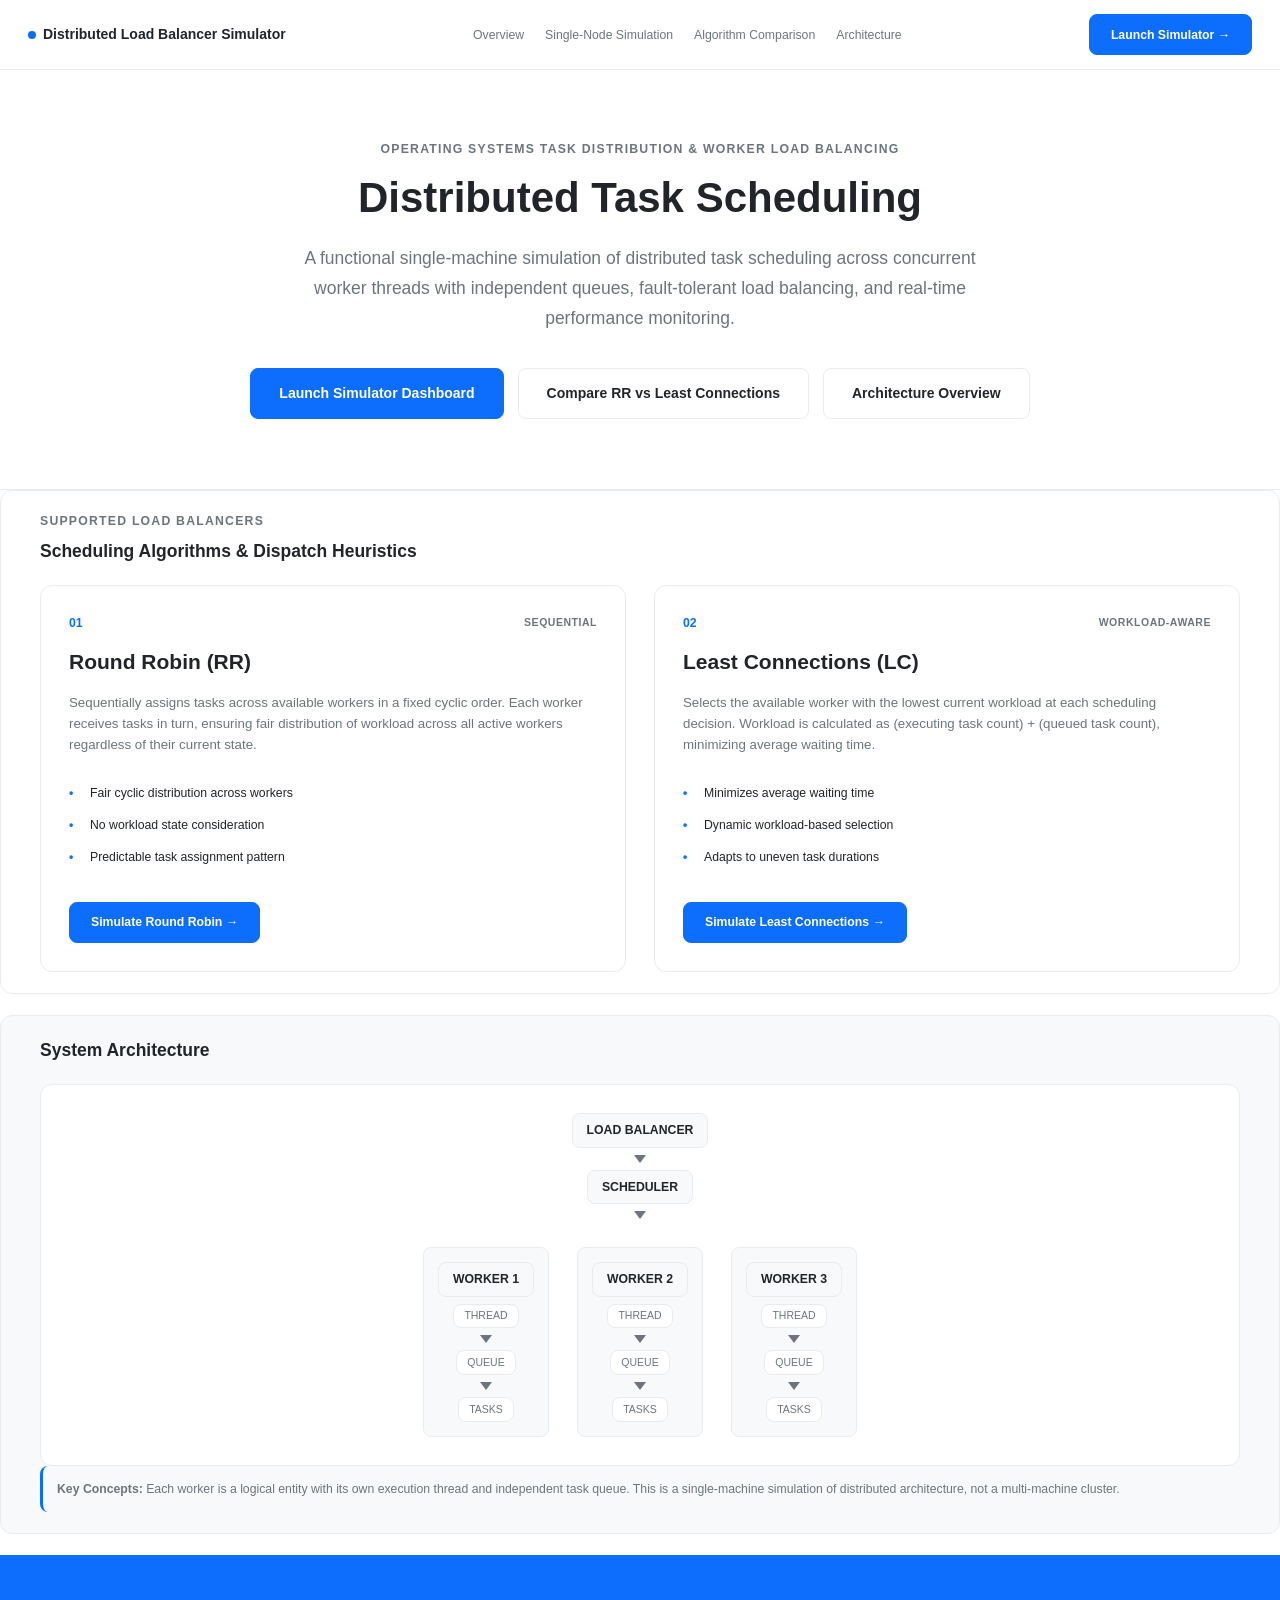
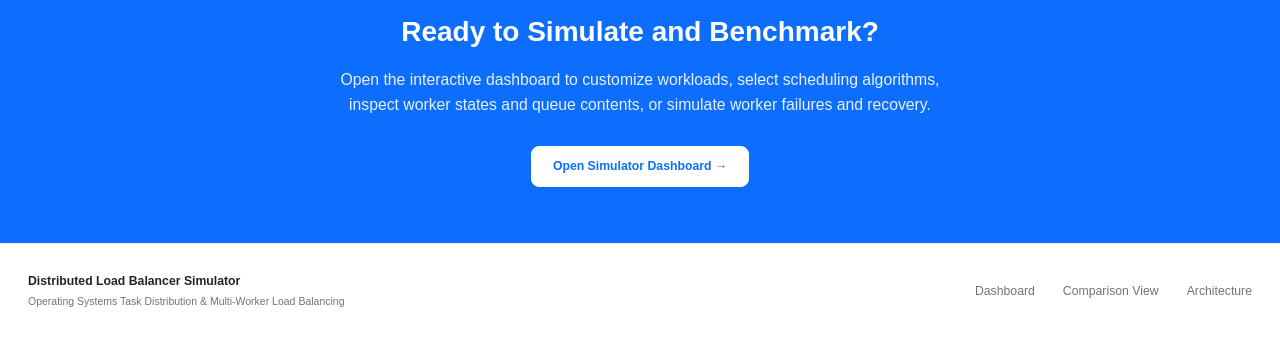
<file: templates/landing.html>
<!DOCTYPE html>
<html lang="en">
<head>
    <meta charset="UTF-8" />
    <meta name="viewport" content="width=device-width, initial-scale=1.0" />
    <title>Distributed Load Balancer Simulator</title>
    <link rel="stylesheet" href="/static/main.css" />
</head>
<body>

<!-- HEADER -->
<header class="header">
    <div class="header-inner">
        <div class="logo">
            <span class="logo-dot"></span>
            <span class="logo-text">Distributed Load Balancer Simulator</span>
        </div>
        <nav class="nav">
            <a href="#overview" class="nav-link">Overview</a>
            <a href="/simulator" class="nav-link">Single-Node Simulation</a>
            <a href="#algorithms" class="nav-link">Algorithm Comparison</a>
            <a href="#architecture" class="nav-link">Architecture</a>
        </nav>
        <a href="/simulator" class="btn btn-primary">Launch Simulator →</a>
    </div>
</header>

<!-- HERO SECTION -->
<section id="overview" class="hero">
    <div class="hero-inner">
        <h2 class="hero-subtitle">OPERATING SYSTEMS TASK DISTRIBUTION & WORKER LOAD BALANCING</h2>
        <h1 class="hero-title">Distributed Task Scheduling</h1>
        <p class="hero-description">
            A functional single-machine simulation of distributed task scheduling across concurrent worker threads
            with independent queues, fault-tolerant load balancing, and real-time performance monitoring.
        </p>
        <div class="hero-cta">
            <a href="/simulator" class="btn btn-primary btn-large">Launch Simulator Dashboard</a>
            <a href="#algorithms" class="btn btn-secondary btn-large">Compare RR vs Least Connections</a>
            <a href="#architecture" class="btn btn-secondary btn-large">Architecture Overview</a>
        </div>
    </div>
</section>

<!-- ALGORITHMS SECTION -->
<section id="algorithms" class="section">
    <div class="section-inner">
        <h2 class="section-subtitle">SUPPORTED LOAD BALANCERS</h2>
        <h3 class="section-title">Scheduling Algorithms & Dispatch Heuristics</h3>
        <div class="algorithm-cards">
            <div class="algorithm-card">
                <div class="algorithm-card-header">
                    <span class="algorithm-number">01</span>
                    <span class="algorithm-type">SEQUENTIAL</span>
                </div>
                <h3 class="algorithm-title">Round Robin (RR)</h3>
                <p class="algorithm-description">
                    Sequentially assigns tasks across available workers in a fixed cyclic order. Each worker receives tasks in turn,
                    ensuring fair distribution of workload across all active workers regardless of their current state.
                </p>
                <ul class="algorithm-features">
                    <li>Fair cyclic distribution across workers</li>
                    <li>No workload state consideration</li>
                    <li>Predictable task assignment pattern</li>
                </ul>
                <a href="/simulator?algorithm=round_robin" class="btn btn-primary">Simulate Round Robin →</a>
            </div>
            <div class="algorithm-card">
                <div class="algorithm-card-header">
                    <span class="algorithm-number">02</span>
                    <span class="algorithm-type">WORKLOAD-AWARE</span>
                </div>
                <h3 class="algorithm-title">Least Connections (LC)</h3>
                <p class="algorithm-description">
                    Selects the available worker with the lowest current workload at each scheduling decision.
                    Workload is calculated as (executing task count) + (queued task count), minimizing average waiting time.
                </p>
                <ul class="algorithm-features">
                    <li>Minimizes average waiting time</li>
                    <li>Dynamic workload-based selection</li>
                    <li>Adapts to uneven task durations</li>
                </ul>
                <a href="/simulator?algorithm=least_connections" class="btn btn-primary">Simulate Least Connections →</a>
            </div>
        </div>
    </div>
</section>

<!-- ARCHITECTURE SECTION -->
<section id="architecture" class="section section-gray">
    <div class="section-inner">
        <h2 class="section-title">System Architecture</h2>
        <div class="architecture-diagram">
            <div class="arch-box arch-center">
                <div class="arch-label">LOAD BALANCER</div>
                <div class="arch-arrow-down"></div>
                <div class="arch-label">SCHEDULER</div>
                <div class="arch-arrow-down"></div>
            </div>
            <div class="arch-workers">
                <div class="arch-worker">
                    <div class="arch-label">WORKER 1</div>
                    <div class="arch-label-small">THREAD</div>
                    <div class="arch-arrow-down"></div>
                    <div class="arch-label-small">QUEUE</div>
                    <div class="arch-arrow-down"></div>
                    <div class="arch-label-small">TASKS</div>
                </div>
                <div class="arch-worker">
                    <div class="arch-label">WORKER 2</div>
                    <div class="arch-label-small">THREAD</div>
                    <div class="arch-arrow-down"></div>
                    <div class="arch-label-small">QUEUE</div>
                    <div class="arch-arrow-down"></div>
                    <div class="arch-label-small">TASKS</div>
                </div>
                <div class="arch-worker">
                    <div class="arch-label">WORKER 3</div>
                    <div class="arch-label-small">THREAD</div>
                    <div class="arch-arrow-down"></div>
                    <div class="arch-label-small">QUEUE</div>
                    <div class="arch-arrow-down"></div>
                    <div class="arch-label-small">TASKS</div>
                </div>
            </div>
        </div>
        <div class="architecture-note">
            <p>
                <strong>Key Concepts:</strong> Each worker is a logical entity with its own execution thread
                and independent task queue. This is a single-machine simulation of distributed architecture,
                not a multi-machine cluster.
            </p>
        </div>
    </div>
</section>

<!-- CTA BANNER -->
<section class="cta-banner">
    <div class="cta-inner">
        <h2 class="cta-title">Ready to Simulate and Benchmark?</h2>
        <p class="cta-description">
            Open the interactive dashboard to customize workloads, select scheduling algorithms,
            inspect worker states and queue contents, or simulate worker failures and recovery.
        </p>
        <a href="/simulator" class="btn btn-white">Open Simulator Dashboard →</a>
    </div>
</section>

<!-- FOOTER -->
<footer class="footer">
    <div class="footer-inner">
        <div class="footer-brand">
            <span class="footer-title">Distributed Load Balancer Simulator</span>
            <span class="footer-subtitle">Operating Systems Task Distribution & Multi-Worker Load Balancing</span>
        </div>
        <nav class="footer-nav">
            <a href="/simulator" class="footer-link">Dashboard</a>
            <a href="#algorithms" class="footer-link">Comparison View</a>
            <a href="#architecture" class="footer-link">Architecture</a>
        </nav>
    </div>
</footer>

</body>
</html>
</file>
<file: static/main.css>
/* ==========================================================================
   main.css - Professional engineering theme for Load Balancer Simulator
   Clean, modern design inspired by technical dashboard interfaces
   ========================================================================== */

:root {
    --color-bg: #ffffff;
    --color-surface: #ffffff;
    --color-surface-alt: #f8f9fa;
    --color-border: #e9ecef;
    --color-text: #212529;
    --color-text-muted: #6c757d;
    --color-primary: #0d6efd;
    --color-primary-hover: #0b5ed7;
    --color-primary-light: #e7f1ff;
    --color-success: #198754;
    --color-success-bg: #d1e7dd;
    --color-danger: #dc3545;
    --color-danger-bg: #f8d7da;
    --color-warning: #ffc107;

    --header-height: 58px; /* sticky header compensation */
    --color-warning-bg: #fff3cd;
    --color-info: #0dcaf0;
    --color-info-bg: #cff4fc;

    --radius: 8px;
    --radius-lg: 12px;
    --shadow: 0 1px 3px rgba(0,0,0,0.1);

    font-size: 14px;
    line-height: 1.6;
}

*, *::before, *::after {
    box-sizing: border-box;
    margin: 0;
    padding: 0;
}

body {
    background: var(--color-bg);
    color: var(--color-text);
    font-family: -apple-system, BlinkMacSystemFont, "Segoe UI", Roboto, "Helvetica Neue", Arial, sans-serif;
    line-height: 1.5;
    min-height: 100vh;
}

a {
    color: var(--color-primary);
    text-decoration: none;
}
a:hover {
    text-decoration: underline;
}

/* --------------------------------------------------------------------------
   Header
   -------------------------------------------------------------------------- */
.header {
    background: var(--color-surface);
    border-bottom: 1px solid var(--color-border);
    padding: 1rem 2rem;
    position: sticky;
    top: 0;
    z-index: 100;
}

.header-inner {
    max-width: 1400px;
    margin: 0 auto;
    display: flex;
    align-items: center;
    justify-content: space-between;
    gap: 2rem;
}

.logo {
    display: flex;
    align-items: center;
    gap: 0.5rem;
}

.logo-dot {
    width: 8px;
    height: 8px;
    background: var(--color-primary);
    border-radius: 50%;
}

.logo-text {
    font-size: 1rem;
    font-weight: 600;
    color: var(--color-text);
}

.nav {
    display: flex;
    gap: 1.5rem;
}

.nav-link {
    color: var(--color-text-muted);
    font-size: 0.875rem;
    text-decoration: none;
}
.nav-link:hover {
    color: var(--color-primary);
    text-decoration: none;
}
.nav-link.nav-active {
    color: var(--color-primary);
    font-weight: 600;
}

/* --------------------------------------------------------------------------
   Buttons
   -------------------------------------------------------------------------- */
.btn {
    display: inline-flex;
    align-items: center;
    gap: 0.5rem;
    padding: 0.75rem 1.5rem;
    border: 1px solid transparent;
    border-radius: var(--radius);
    font-size: 0.875rem;
    font-weight: 600;
    text-align: center;
    text-decoration: none;
    cursor: pointer;
    transition: all 0.2s ease;
}
.btn:hover {
    text-decoration: none;
}

.btn-primary {
    background: var(--color-primary);
    color: #fff;
    border-color: var(--color-primary);
}
.btn-primary:hover {
    background: var(--color-primary-hover);
    border-color: var(--color-primary-hover);
}

.btn-secondary {
    background: var(--color-surface);
    color: var(--color-text);
    border: 1px solid var(--color-border);
}
.btn-secondary:hover {
    background: var(--color-surface-alt);
    border-color: var(--color-primary);
    color: var(--color-primary);
}

.btn-white {
    background: #fff;
    color: var(--color-primary);
    border: 1px solid #fff;
}
.btn-white:hover {
    background: var(--color-surface-alt);
    border-color: #fff;
}

.btn-large {
    padding: 1rem 2rem;
    font-size: 1rem;
}

.btn-icon {
    font-size: 1.1em;
}

/* --------------------------------------------------------------------------
   Hero Section
   -------------------------------------------------------------------------- */
.hero {
    background: var(--color-surface);
    border-bottom: 1px solid var(--color-border);
    padding: 5rem 2rem;
    text-align: center;
}

.hero-inner {
    max-width: 900px;
    margin: 0 auto;
}

.hero-subtitle {
    font-size: 0.875rem;
    font-weight: 600;
    text-transform: uppercase;
    letter-spacing: 0.1em;
    color: var(--color-text-muted);
    margin-bottom: 1rem;
}

.hero-title {
    font-size: 3rem;
    font-weight: 700;
    color: var(--color-text);
    margin-bottom: 1.5rem;
    line-height: 1.2;
}

.hero-description {
    font-size: 1.25rem;
    color: var(--color-text-muted);
    margin-bottom: 2.5rem;
    line-height: 1.7;
    max-width: 700px;
    margin-left: auto;
    margin-right: auto;
}

.hero-cta {
    display: flex;
    gap: 1rem;
    justify-content: center;
    flex-wrap: wrap;
}

/* --------------------------------------------------------------------------
   Sections
   -------------------------------------------------------------------------- */
.section {
    background: var(--color-surface);
    border: 1px solid var(--color-border);
    border-radius: var(--radius-lg);
    padding: 1.5rem;
    margin-bottom: 1.5rem;
    scroll-margin-top: 70px; /* clear sticky header on scrollIntoView */
}

.section-gray {
    background: var(--color-surface-alt);
}

.section-inner {
    max-width: 1200px;
    margin: 0 auto;
}

.section-centered {
    text-align: center;
}

.section-title {
    font-size: 1.25rem;
    font-weight: 600;
    color: var(--color-text);
    margin-bottom: 1.5rem;
}

.cta-description {
    font-size: 1rem;
    color: var(--color-text-muted);
    margin-bottom: 1.5rem;
    max-width: 600px;
    margin-left: auto;
    margin-right: auto;
}

/* --------------------------------------------------------------------------
   Architecture Diagram
   -------------------------------------------------------------------------- */
.architecture-diagram {
    display: flex;
    flex-direction: column;
    align-items: center;
    gap: 2rem;
    padding: 2rem;
    background: var(--color-surface);
    border: 1px solid var(--color-border);
    border-radius: var(--radius-lg);
}

.arch-box {
    display: flex;
    flex-direction: column;
    align-items: center;
    gap: 0.5rem;
}

.arch-label {
    background: var(--color-surface-alt);
    border: 1px solid var(--color-border);
    padding: 0.5rem 1rem;
    border-radius: var(--radius);
    font-weight: 600;
    font-size: 0.875rem;
}

.arch-label-small {
    background: var(--color-surface);
    border: 1px solid var(--color-border);
    padding: 0.25rem 0.75rem;
    border-radius: var(--radius);
    font-size: 0.75rem;
    color: var(--color-text-muted);
}

.arch-arrow-down {
    width: 0;
    height: 0;
    border-left: 6px solid transparent;
    border-right: 6px solid transparent;
    border-top: 8px solid var(--color-text-muted);
}

.arch-workers {
    display: flex;
    gap: 2rem;
}

.arch-worker {
    display: flex;
    flex-direction: column;
    align-items: center;
    gap: 0.5rem;
    padding: 1rem;
    background: var(--color-surface-alt);
    border: 1px solid var(--color-border);
    border-radius: var(--radius);
}

/* --------------------------------------------------------------------------
   Capabilities Grid
   -------------------------------------------------------------------------- */
.capabilities-grid {
    display: grid;
    grid-template-columns: repeat(auto-fit, minmax(300px, 1fr));
    gap: 1.5rem;
}

.capability-card {
    background: var(--color-surface);
    border: 1px solid var(--color-border);
    border-radius: var(--radius-lg);
    padding: 1.5rem;
}

.capability-title {
    font-size: 1.125rem;
    font-weight: 600;
    color: var(--color-text);
    margin-bottom: 0.5rem;
}

.capability-text {
    font-size: 0.875rem;
    color: var(--color-text-muted);
    line-height: 1.5;
}

/* --------------------------------------------------------------------------
   Algorithm Cards
   -------------------------------------------------------------------------- */
.section-subtitle {
    font-size: 0.875rem;
    font-weight: 600;
    text-transform: uppercase;
    letter-spacing: 0.1em;
    color: var(--color-text-muted);
    margin-bottom: 0.5rem;
}

.algorithm-cards {
    display: grid;
    grid-template-columns: repeat(auto-fit, minmax(400px, 1fr));
    gap: 2rem;
}

.algorithm-card {
    background: var(--color-surface);
    border: 1px solid var(--color-border);
    border-radius: var(--radius-lg);
    padding: 2rem;
}

.algorithm-card-header {
    display: flex;
    justify-content: space-between;
    align-items: center;
    margin-bottom: 1rem;
}

.algorithm-number {
    font-size: 0.875rem;
    font-weight: 700;
    color: var(--color-primary);
}

.algorithm-type {
    font-size: 0.75rem;
    font-weight: 600;
    text-transform: uppercase;
    letter-spacing: 0.05em;
    color: var(--color-text-muted);
}

.algorithm-title {
    font-size: 1.5rem;
    font-weight: 700;
    color: var(--color-text);
    margin-bottom: 1rem;
}

.algorithm-description {
    font-size: 0.95rem;
    color: var(--color-text-muted);
    margin-bottom: 1.5rem;
    line-height: 1.6;
}

.algorithm-features {
    list-style: none;
    margin-bottom: 2rem;
    padding: 0;
}

.algorithm-features li {
    font-size: 0.875rem;
    color: var(--color-text);
    padding: 0.5rem 0;
    padding-left: 1.5rem;
    position: relative;
}

.algorithm-features li:before {
    content: "•";
    position: absolute;
    left: 0;
    color: var(--color-primary);
    font-weight: 700;
}

/* --------------------------------------------------------------------------
   Architecture Flow
   -------------------------------------------------------------------------- */
.architecture-flow {
    display: flex;
    flex-direction: column;
    align-items: center;
    gap: 1rem;
    padding: 2rem;
    background: var(--color-surface);
    border: 1px solid var(--color-border);
    border-radius: var(--radius-lg);
    margin-bottom: 1.5rem;
}

.flow-step {
    display: flex;
    flex-direction: column;
    align-items: center;
    gap: 0.5rem;
}

.flow-label {
    background: var(--color-surface-alt);
    border: 1px solid var(--color-border);
    padding: 0.5rem 1rem;
    border-radius: var(--radius);
    font-weight: 600;
    font-size: 0.875rem;
}

.flow-arrow {
    width: 0;
    height: 0;
    border-left: 6px solid transparent;
    border-right: 6px solid transparent;
    border-top: 8px solid var(--color-text-muted);
}

.flow-workers {
    display: flex;
    gap: 1rem;
}

.flow-worker-box {
    display: flex;
    flex-direction: column;
    align-items: center;
    gap: 0.25rem;
    padding: 1rem;
    background: var(--color-surface-alt);
    border: 1px solid var(--color-border);
    border-radius: var(--radius);
}

.flow-worker-label {
    font-weight: 600;
    font-size: 0.875rem;
}

.flow-worker-sub {
    font-size: 0.75rem;
    color: var(--color-text-muted);
}

.architecture-note {
    background: var(--color-surface-alt);
    border-left: 3px solid var(--color-primary);
    padding: 1rem;
    border-radius: var(--radius);
}

.architecture-note p {
    font-size: 0.875rem;
    color: var(--color-text-muted);
    line-height: 1.5;
}

/* --------------------------------------------------------------------------
   CTA Banner
   -------------------------------------------------------------------------- */
.cta-banner {
    background: var(--color-primary);
    padding: 4rem 2rem;
}

.cta-inner {
    max-width: 900px;
    margin: 0 auto;
    text-align: center;
}

.cta-title {
    font-size: 2rem;
    font-weight: 700;
    color: #fff;
    margin-bottom: 1rem;
}

.cta-description {
    font-size: 1.125rem;
    color: rgba(255,255,255,0.9);
    margin-bottom: 2rem;
    line-height: 1.6;
}

/* --------------------------------------------------------------------------
   Footer
   -------------------------------------------------------------------------- */
.footer {
    background: var(--color-surface);
    border-top: 1px solid var(--color-border);
    padding: 2rem 2rem;
}

.footer-inner {
    max-width: 1400px;
    margin: 0 auto;
    display: flex;
    justify-content: space-between;
    align-items: center;
    gap: 2rem;
}

.footer-brand {
    display: flex;
    flex-direction: column;
    gap: 0.25rem;
}

.footer-title {
    font-weight: 600;
    font-size: 0.875rem;
    color: var(--color-text);
}

.footer-subtitle {
    font-size: 0.75rem;
    color: var(--color-text-muted);
}

.footer-nav {
    display: flex;
    gap: 2rem;
}

.footer-link {
    font-size: 0.875rem;
    color: var(--color-text-muted);
    text-decoration: none;
}
.footer-link:hover {
    color: var(--color-primary);
    text-decoration: none;
}

/* --------------------------------------------------------------------------
   Simulator Layout
   -------------------------------------------------------------------------- */
.simulator-layout {
    display: flex;
    min-height: calc(100vh - 77px);
}

.sidebar {
    width: 280px;
    background: var(--color-surface);
    border-right: 1px solid var(--color-border);
    padding: 1.5rem;
    flex-shrink: 0;
}

.sidebar-section {
    margin-bottom: 2rem;
}

.sidebar-title {
    font-size: 0.75rem;
    font-weight: 600;
    text-transform: uppercase;
    letter-spacing: 0.05em;
    color: var(--color-text-muted);
    margin-bottom: 0.75rem;
}

.sidebar-nav {
    display: flex;
    flex-direction: column;
    gap: 0.5rem;
}

.sidebar-link {
    font-size: 0.875rem;
    color: var(--color-text-muted);
    text-decoration: none;
    padding: 0.5rem;
    border-radius: var(--radius);
}
.sidebar-link:hover {
    background: var(--color-surface-alt);
    color: var(--color-text);
    text-decoration: none;
}
.sidebar-link.sidebar-active {
    background: var(--color-primary-light);
    color: var(--color-primary);
    font-weight: 600;
}

.sidebar-control {
    margin-bottom: 1rem;
}

.sidebar-label {
    display: block;
    font-size: 0.75rem;
    font-weight: 600;
    color: var(--color-text-muted);
    margin-bottom: 0.5rem;
}

.sidebar-select {
    width: 100%;
    padding: 0.5rem;
    border: 1px solid var(--color-border);
    border-radius: var(--radius);
    font-size: 0.875rem;
    background: var(--color-surface);
    color: var(--color-text);
}

.sidebar-status {
    padding: 0.5rem;
    border-radius: var(--radius);
    font-size: 0.875rem;
    font-weight: 600;
    text-align: center;
}

.status-ready {
    background: var(--color-success-bg);
    color: var(--color-success);
}

.status-running {
    background: var(--color-info-bg);
    color: var(--color-info);
}

.status-complete {
    background: var(--color-success-bg);
    color: var(--color-success);
}

.sidebar-actions {
    display: flex;
    flex-direction: column;
    gap: 0.5rem;
}

.btn-block {
    width: 100%;
    justify-content: center;
}

.btn-sm {
    padding: 0.5rem 1rem;
    font-size: 0.8rem;
}

.simulator-main {
    flex: 1;
    padding: 2rem;
    overflow-y: auto;
    background: var(--color-surface-alt);
}

/* --------------------------------------------------------------------------
   Algorithm Info
   -------------------------------------------------------------------------- */
.algorithm-info {
    background: var(--color-primary-light);
    border: 1px solid var(--color-primary);
    border-radius: var(--radius);
    padding: 1.5rem;
    margin-bottom: 1.5rem;
}

.algo-info-title {
    font-size: 1.25rem;
    font-weight: 700;
    color: var(--color-primary);
    margin-bottom: 0.5rem;
}

.algo-info-desc {
    font-size: 0.875rem;
    color: var(--color-text-muted);
    line-height: 1.5;
}

/* --------------------------------------------------------------------------
   Config Toolbar
   -------------------------------------------------------------------------- */
.config-toolbar {
    display: flex;
    justify-content: space-between;
    align-items: center;
    margin-bottom: 1rem;
}

.config-preset {
    font-size: 0.875rem;
    color: var(--color-text-muted);
}

/* --------------------------------------------------------------------------
   Performance Summary
   -------------------------------------------------------------------------- */
.performance-summary {
    display: grid;
    grid-template-columns: repeat(4, 1fr);
    gap: 1rem;
    margin-bottom: 2rem;
}

.perf-item {
    background: var(--color-surface);
    border: 1px solid var(--color-border);
    border-radius: var(--radius);
    padding: 1rem;
    text-align: center;
}

.perf-label {
    font-size: 0.75rem;
    font-weight: 600;
    text-transform: uppercase;
    color: var(--color-text-muted);
    margin-bottom: 0.5rem;
}

.perf-value {
    font-size: 1.5rem;
    font-weight: 700;
    color: var(--color-text);
    font-family: "Consolas", monospace;
}

.section-subtitle-small {
    font-size: 1rem;
    font-weight: 600;
    color: var(--color-text);
    margin-bottom: 1rem;
    margin-top: 2rem;
}

/* --------------------------------------------------------------------------
   Timeline / Gantt Chart
   -------------------------------------------------------------------------- */
.timeline-panel {
    background: var(--color-surface);
    border: 1px solid var(--color-border);
    border-radius: var(--radius);
    padding: 1.5rem;
    margin-bottom: 1.5rem;
}

.timeline-container {
    min-height: 200px;
    position: relative;
}

.timeline-legend {
    display: flex;
    gap: 1.5rem;
    margin-bottom: 1rem;
    flex-wrap: wrap;
}

.timeline-legend-item {
    display: flex;
    align-items: center;
    gap: 0.5rem;
    font-size: 0.875rem;
    color: var(--color-text-muted);
}

.timeline-legend-color {
    width: 12px;
    height: 12px;
    border-radius: 2px;
}

.timeline-chart {
    display: flex;
    flex-direction: column;
    gap: 0.5rem;
}

.timeline-worker-row {
    display: flex;
    align-items: center;
    gap: 1rem;
}

.timeline-worker-label {
    width: 100px;
    font-size: 0.875rem;
    font-weight: 600;
    color: var(--color-text);
    flex-shrink: 0;
}

.timeline-track {
    flex: 1;
    position: relative;
    height: 40px;
    background: var(--color-surface-alt);
    border: 1px solid var(--color-border);
    border-radius: var(--radius);
    overflow: hidden;
}

.timeline-bar {
    position: absolute;
    height: 100%;
    border-radius: var(--radius);
    display: flex;
    align-items: center;
    justify-content: center;
    font-size: 0.75rem;
    font-weight: 600;
    color: #fff;
    cursor: pointer;
}

.timeline-bar:hover {
    z-index: 10;
}

.timeline-bar-label {
    white-space: nowrap;
    overflow: hidden;
    text-overflow: ellipsis;
    padding: 0 0.5rem;
}

.timeline-time-axis {
    display: flex;
    justify-content: space-between;
    margin-top: 0.5rem;
    padding: 0 100px;
}

.timeline-time-label {
    font-size: 0.75rem;
    color: var(--color-text-muted);
    font-family: "Consolas", monospace;
}

/* --------------------------------------------------------------------------
   Simulator Panels
   -------------------------------------------------------------------------- */
.panel-title {
    font-size: 1rem;
    font-weight: 600;
    color: var(--color-text);
    margin-bottom: 1rem;
}

.task-entry-panel {
    background: var(--color-surface-alt);
    border: 1px solid var(--color-border);
    border-radius: var(--radius);
    padding: 1.5rem;
    margin-bottom: 1.5rem;
}

.task-entry-form {
    display: flex;
    gap: 1rem;
    align-items: flex-end;
}

.form-field {
    flex: 1;
}

.form-label {
    display: block;
    font-size: 0.75rem;
    font-weight: 600;
    color: var(--color-text-muted);
    margin-bottom: 0.5rem;
}

.form-input {
    width: 100%;
    padding: 0.5rem;
    border: 1px solid var(--color-border);
    border-radius: var(--radius);
    font-size: 0.875rem;
    background: var(--color-surface);
    color: var(--color-text);
}
.form-input:focus {
    outline: none;
    border-color: var(--color-primary);
}

.prepared-tasks-panel {
    background: var(--color-surface);
    border: 1px solid var(--color-border);
    border-radius: var(--radius);
    padding: 1.5rem;
    margin-bottom: 1.5rem;
}

.empty-text {
    color: var(--color-text-muted);
    font-style: italic;
    text-align: center;
    padding: 2rem;
}

/* --------------------------------------------------------------------------
   Workers Grid
   -------------------------------------------------------------------------- */
.workers-grid {
    display: grid;
    grid-template-columns: repeat(auto-fit, minmax(300px, 1fr));
    gap: 1.5rem;
    margin-bottom: 2rem;
}

.worker-panel {
    background: var(--color-surface-alt);
    border: 1px solid var(--color-border);
    border-radius: var(--radius-lg);
    padding: 1.5rem;
}

.worker-panel-header {
    display: flex;
    justify-content: space-between;
    align-items: center;
    margin-bottom: 1rem;
    padding-bottom: 0.75rem;
    border-bottom: 1px solid var(--color-border);
}

.worker-panel-title {
    font-size: 1.125rem;
    font-weight: 600;
    color: var(--color-text);
}

.worker-status-badge {
    padding: 0.25rem 0.75rem;
    border-radius: var(--radius);
    font-size: 0.75rem;
    font-weight: 600;
    text-transform: uppercase;
}

.status-idle {
    background: var(--color-success-bg);
    color: var(--color-success);
}

.status-busy {
    background: var(--color-warning-bg);
    color: var(--color-warning);
}

.status-failed {
    background: var(--color-danger-bg);
    color: var(--color-danger);
}

.worker-section {
    margin-bottom: 1rem;
}

.worker-section-label {
    font-size: 0.75rem;
    font-weight: 600;
    text-transform: uppercase;
    color: var(--color-text-muted);
    margin-bottom: 0.5rem;
}

.worker-section-value {
    font-size: 0.875rem;
    color: var(--color-text);
    font-weight: 500;
}

.worker-thread-badge {
    display: inline-block;
    padding: 0.25rem 0.5rem;
    background: var(--color-info-bg);
    color: var(--color-info);
    border-radius: var(--radius);
    font-size: 0.75rem;
    font-weight: 600;
}

.worker-current-task {
    font-family: "Consolas", monospace;
    font-size: 0.875rem;
    color: var(--color-text);
}

.worker-queue {
    background: #fdfdfe;
    border: 1px solid var(--color-border);
    border-radius: var(--radius);
    padding: 0.6rem;
    min-height: 70px;
    display: flex;
    flex-direction: column;
    gap: 0.4rem;
}

.worker-queue-item {
    font-size: 0.8rem;
    background: #f1f5f9;
    border-left: 3px solid var(--color-primary);
    border-radius: 4px;
    padding: 0.3rem 0.5rem;
    font-family: "Consolas", monospace;
    display: flex;
    justify-content: space-between;
}

.worker-queue-empty {
    font-size: 0.875rem;
    color: var(--color-text-muted);
    font-style: italic;
    padding: 0.5rem;
    text-align: center;
}

/* Architecture Flow Diagram */
.arch-flow-panel {
    display: flex;
    align-items: center;
    justify-content: space-between;
    background: var(--color-surface-alt);
    border: 1px solid var(--color-border);
    border-radius: var(--radius);
    padding: 1rem 1.5rem;
    margin-bottom: 1.5rem;
    gap: 1rem;
    flex-wrap: wrap;
}

.arch-flow-step {
    display: flex;
    flex-direction: column;
    gap: 0.25rem;
}

.arch-flow-tag {
    font-weight: 700;
    font-size: 0.85rem;
    color: var(--color-primary);
    letter-spacing: 0.05em;
}

.arch-flow-sub {
    font-size: 0.75rem;
    color: var(--color-text-muted);
}

.arch-flow-arrow {
    font-size: 1.25rem;
    color: var(--color-text-muted);
    font-weight: bold;
}

.worker-actions {
    display: flex;
    gap: 0.5rem;
    margin-top: 1rem;
}

.btn-fail {
    background: var(--color-danger-bg);
    color: var(--color-danger);
    border-color: var(--color-danger);
}
.btn-fail:hover {
    background: var(--color-danger);
    color: #fff;
}

.btn-recover {
    background: var(--color-success-bg);
    color: var(--color-success);
    border-color: var(--color-success);
}
.btn-recover:hover {
    background: var(--color-success);
    color: #fff;
}

/* --------------------------------------------------------------------------
   Task Monitor
   -------------------------------------------------------------------------- */
.task-monitor-panel {
    background: var(--color-surface-alt);
    border: 1px solid var(--color-border);
    border-radius: var(--radius);
    padding: 1.5rem;
    margin-bottom: 1.5rem;
}

.table-scroll-wrapper {
    overflow-x: auto;
    border-radius: var(--radius);
    border: 1px solid var(--color-border);
}

.task-table {
    width: 100%;
    border-collapse: collapse;
    font-size: 0.875rem;
    min-width: 800px;
}

.task-table thead {
    background: var(--color-surface-alt);
}

.task-table th {
    padding: 0.75rem 1rem;
    text-align: left;
    font-size: 0.75rem;
    text-transform: uppercase;
    letter-spacing: 0.05em;
    color: var(--color-text-muted);
    font-weight: 600;
    border-bottom: 1px solid var(--color-border);
}

.task-table td {
    padding: 0.75rem 1rem;
    border-bottom: 1px solid var(--color-border);
    vertical-align: middle;
}

.task-table tbody tr:hover {
    background: var(--color-surface-alt);
}

.task-table .empty-row {
    text-align: center;
    color: var(--color-text-muted);
    font-style: italic;
    padding: 2rem;
}

.task-status-badge {
    padding: 0.25rem 0.5rem;
    border-radius: var(--radius);
    font-size: 0.75rem;
    font-weight: 600;
    text-transform: uppercase;
}

.ts-ready {
    background: var(--color-success-bg);
    color: var(--color-success);
}

.ts-queued {
    background: var(--color-info-bg);
    color: var(--color-info);
}

.ts-running {
    background: var(--color-warning-bg);
    color: var(--color-warning);
}

.ts-completed {
    background: var(--color-success-bg);
    color: var(--color-success);
}

.ts-interrupted {
    background: var(--color-danger-bg);
    color: var(--color-danger);
}

/* --------------------------------------------------------------------------
   Metrics Panel
   -------------------------------------------------------------------------- */
.metrics-panel {
    background: var(--color-surface-alt);
    border: 1px solid var(--color-border);
    border-radius: var(--radius);
    padding: 1.5rem;
    margin-bottom: 1.5rem;
}

.metrics-grid {
    display: grid;
    grid-template-columns: repeat(auto-fit, minmax(150px, 1fr));
    gap: 1rem;
}

.metric-box {
    background: var(--color-surface);
    border: 1px solid var(--color-border);
    border-radius: var(--radius);
    padding: 1rem;
    text-align: center;
}

.metric-label {
    font-size: 0.75rem;
    font-weight: 600;
    text-transform: uppercase;
    color: var(--color-text-muted);
    margin-bottom: 0.5rem;
}

.metric-value {
    font-size: 1.25rem;
    font-weight: 700;
    color: var(--color-text);
    font-family: "Consolas", monospace;
}

/* --------------------------------------------------------------------------
   Simulation Complete
   -------------------------------------------------------------------------- */
.simulation-complete {
    background: var(--color-success-bg);
    border: 1px solid var(--color-success);
    border-radius: var(--radius-lg);
    padding: 2rem;
    margin-top: 2rem;
}

.complete-title {
    font-size: 1.5rem;
    font-weight: 700;
    color: var(--color-success);
    margin-bottom: 1.5rem;
    text-align: center;
}

.complete-summary {
    display: grid;
    grid-template-columns: repeat(auto-fit, minmax(200px, 1fr));
    gap: 1rem;
}

.complete-item {
    display: flex;
    justify-content: space-between;
    padding: 0.75rem;
    background: var(--color-surface);
    border-radius: var(--radius);
}

.complete-label {
    font-size: 0.875rem;
    color: var(--color-text-muted);
}

.complete-value {
    font-size: 0.875rem;
    font-weight: 600;
    color: var(--color-text);
    font-family: "Consolas", monospace;
}

/* --------------------------------------------------------------------------
   Responsive
   -------------------------------------------------------------------------- */
@media (max-width: 900px) {
    .simulator-layout {
        flex-direction: column;
    }
    .sidebar {
        width: 100%;
        border-right: none;
        border-bottom: 1px solid var(--color-border);
    }
    .sidebar-nav {
        flex-direction: row;
        flex-wrap: wrap;
    }
    .footer-inner {
        flex-direction: column;
        text-align: center;
    }
}

@media (max-width: 600px) {
    .header-inner {
        flex-direction: column;
        align-items: flex-start;
    }
    .nav {
        flex-direction: column;
        gap: 0.5rem;
    }
    .hero-cta {
        flex-direction: column;
    }
    .task-entry-form {
        flex-direction: column;
    }
    .config-panel {
        flex-direction: column;
    }
    .load-tasks-controls {
        flex-direction: column;
        align-items: stretch;
    }
}

/* --------------------------------------------------------------------------
   Launch placeholder (spinner shown instantly when Run Simulation clicked)
   -------------------------------------------------------------------------- */
.launch-placeholder {
    display: flex;
    align-items: center;
    gap: 0.85rem;
    padding: 2rem 1.5rem;
    color: var(--color-text-muted);
    font-size: 0.9rem;
    font-weight: 500;
    grid-column: 1 / -1;
}

.launch-spinner {
    width: 22px;
    height: 22px;
    border: 3px solid var(--color-border);
    border-top-color: var(--color-primary);
    border-radius: 50%;
    animation: spin 0.7s linear infinite;
    flex-shrink: 0;
}

@keyframes spin {
    to { transform: rotate(360deg); }
}

/* --------------------------------------------------------------------------
   Load Tasks (Quick Bulk Loader)
   -------------------------------------------------------------------------- */
.load-tasks-panel {
    margin-top: 1.25rem;
    padding: 1.125rem 1.25rem;
    background: var(--color-primary-light);
    border: 1.5px solid #b6d4fe;
    border-radius: var(--radius);
}

.load-tasks-header {
    display: flex;
    align-items: baseline;
    gap: 0.75rem;
    margin-bottom: 0.85rem;
    flex-wrap: wrap;
}

.load-tasks-title {
    font-size: 0.9rem;
    font-weight: 700;
    color: var(--color-primary);
    white-space: nowrap;
}

.load-tasks-desc {
    font-size: 0.8rem;
    color: var(--color-text-muted);
}

.load-tasks-controls {
    display: flex;
    align-items: flex-end;
    gap: 0.75rem;
    flex-wrap: wrap;
}

.load-tasks-count-group {
    display: flex;
    flex-direction: column;
    gap: 0.25rem;
}

.form-input-sm {
    width: 7rem;
    font-size: 0.85rem;
    padding: 0.35rem 0.6rem;
}

/* Accent button (purple-ish teal) for Load Tasks */
.btn-accent {
    background: #0d6efd;
    color: #fff;
    border: none;
    padding: 0.5rem 1.25rem;
    border-radius: var(--radius);
    font-size: 0.875rem;
    font-weight: 600;
    cursor: pointer;
    white-space: nowrap;
    align-self: flex-end;
    transition: background 0.15s;
}
.btn-accent:hover { background: #0b5ed7; }
.btn-accent:disabled { opacity: 0.6; cursor: default; }

/* Progress bar */
.load-tasks-progress {
    display: flex;
    align-items: center;
    gap: 0.75rem;
    margin-top: 0.85rem;
}

.load-tasks-bar-wrap {
    flex: 1;
    height: 8px;
    background: #d0e4ff;
    border-radius: 999px;
    overflow: hidden;
}

.load-tasks-bar {
    height: 100%;
    width: 0%;
    background: var(--color-primary);
    border-radius: 999px;
    transition: width 0.2s ease;
}

.load-tasks-progress-text {
    font-size: 0.78rem;
    color: var(--color-primary);
    font-weight: 600;
    white-space: nowrap;
}
</file>
